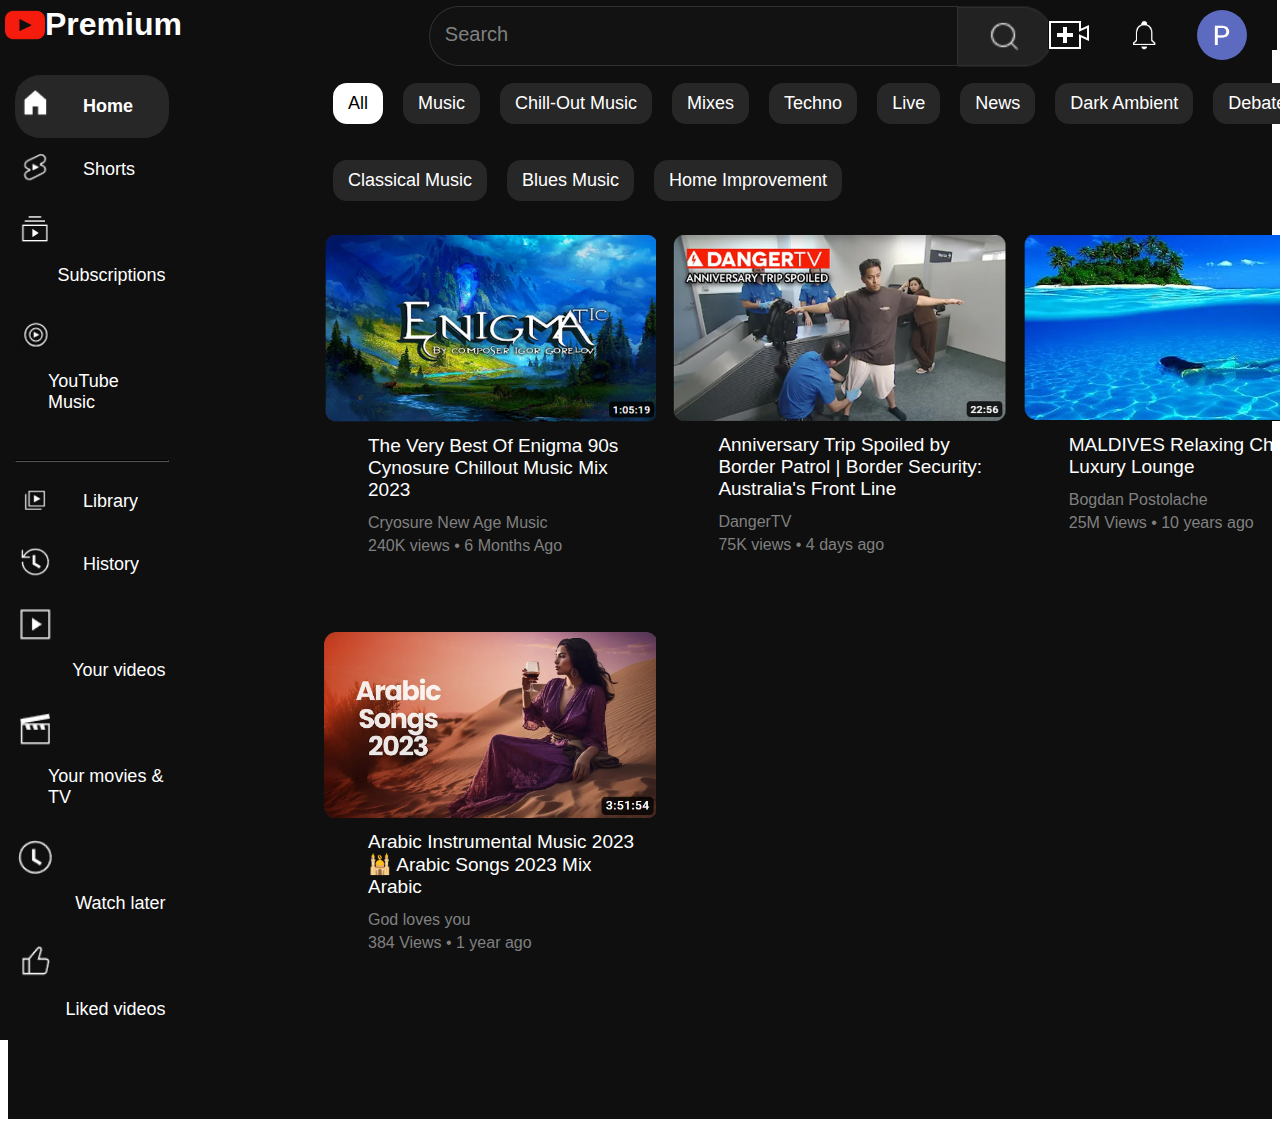
<file: CS1520/Lab2/index.html>
<html lang="en">

<head>
    <meta charset="UTF-8" />
    <meta name="viewport" content="width=device-width, initial-scale=1.0" />
    <link rel="stylesheet" href="style.css" />
    <title>Document</title>
</head>

<body>
    <!-- Top nav bar -->
    <div id="top-nav-bar">
        <img src="images\navigation_bar_1\youtube.png" alt="" id="logo-image" />
        <h1>Premium</h1>
        <div id="search-container">
            <input type="text" size="40" placeholder="Search" id="search-button" />
            <img src="images\navigation_bar_1\search.png" alt="" />
        </div>

        <div id="user-buttons-area">
            <img src="images\navigation_bar_1\video.png" alt="" class="smaller-button" />
            <img src="images\navigation_bar_1\bell.png" alt="" class="smaller-button" />
            <img src="images\navigation_bar_1\userID.jpg" alt="" id="larger-button" />
        </div>
    </div>

    <!-- vertical nav bar -->
    <div id="side-nav-bar">
        <ul>
            <li id="home-selected">
                <a href=""><img src="images\navigation_bar_2\home.png" alt="" />
                    <p>Home</p>
                </a>
            </li>
            <li>
                <a href=""><img src="images\navigation_bar_2\shorts.png" alt="" />
                    <p>Shorts</p>
                </a>
            </li>
            <li>
                <a href=""><img src="images\navigation_bar_2\subscriptions.png" alt="" id="subscriptions" />
                    <p>Subscriptions</p>
                </a>
            </li>
            <li>
                <a href=""><img src="images\navigation_bar_2\music.png" alt="" />
                    <p>YouTube Music</p>
                </a>
            </li>
            <br />
            <hr>
            <li>
                <a href=""><img src="images\navigation_bar_2\library.png" alt="" />
                    <p>Library</p>
                </a>
            </li>
            <li>
                <a href=""><img src="images\navigation_bar_2\history.png" alt="" />
                    <p>History</p>
                </a>
            </li>
            <li>
                <a href=""><img src="images\navigation_bar_2\your_videos.png" alt="" />
                    <p>Your videos</p>
                </a>
            </li>
            <li>
                <a href=""><img src="images\navigation_bar_2\your_movies.png" alt="" />
                    <p>Your movies & TV</p>
                </a>
            </li>
            <li>
                <a href=""><img src="images\navigation_bar_2\watch_later.png" alt="" />
                    <p>Watch later</p>
                </a>
            </li>
            <li>
                <a href=""><img src="images\navigation_bar_2\liked_videos.png" alt="" />
                    <p>Liked videos</p>
                </a>
            </li>
        </ul>
    </div>

    <!-- main content area -->
    <div id="main_content_area">
        <!-- genre list -->
        <ul id="genre_list">
            <li id="selected">
                <p>All</p>
            </li>
            <li>
                <p>Music</p>
            </li>
            <li>
                <p>Chill-Out Music</p>
            </li>
            <li>
                <p>Mixes</p>
            </li>
            <li>
                <p>Techno</p>
            </li>
            <li>
                <p>Live</p>
            </li>
            <li>
                <p>News</p>
            </li>
            <li>
                <p>Dark Ambient</p>
            </li>
            <li>
                <p>Debates</p>
            </li>
            <li>
                <p>Classical Music</p>
            </li>
            <li>
                <p>Blues Music</p>
            </li>
            <li>
                <p>Home Improvement</p>
            </li>
        </ul>

            <ul id="video_list">
                <a href="">
                    <li>
                        <img src="images\movie_posters\enigma.png" alt="">
                        <h3>The Very Best Of Enigma 90s Cynosure Chillout Music Mix 2023</h3>
                        <p>Cryosure New Age Music</p>
                        <p>240K views • 6 Months Ago</p>
                    </li>
                </a>

                <a href="">
                    <li>
                        <img src="images\movie_posters\border_control.png" alt="">
                        <h3>Anniversary Trip Spoiled by Border Patrol | Border Security: Australia's Front Line</h3>
                        <p>DangerTV</p>
                        <p>75K views • 4 days ago</p>
                    </li>
                </a>

                <a href="">
                    <li>
                        <img src="images\movie_posters\maldives.png" alt="">
                        <h3>MALDIVES Relaxing Chill-Out Luxury Lounge</h3>
                        <p>
                            Bogdan Postolache</p>
                        <p>25M Views • 10 years ago</p>
                    </li>
                </a>

                <a href=""></a>
                <li>
                    <img src="images\movie_posters\arabic_songs.png" alt="">
                    <h3>Arabic Instrumental Music 2023 🕌 Arabic Songs 2023 Mix Arabic</h3>
                    <p>
                        God loves you</p>
                    <p>384 Views • 1 year ago</p>
                </li>
                </a>
            </ul>
    </div>


</body>

</html>
</file>
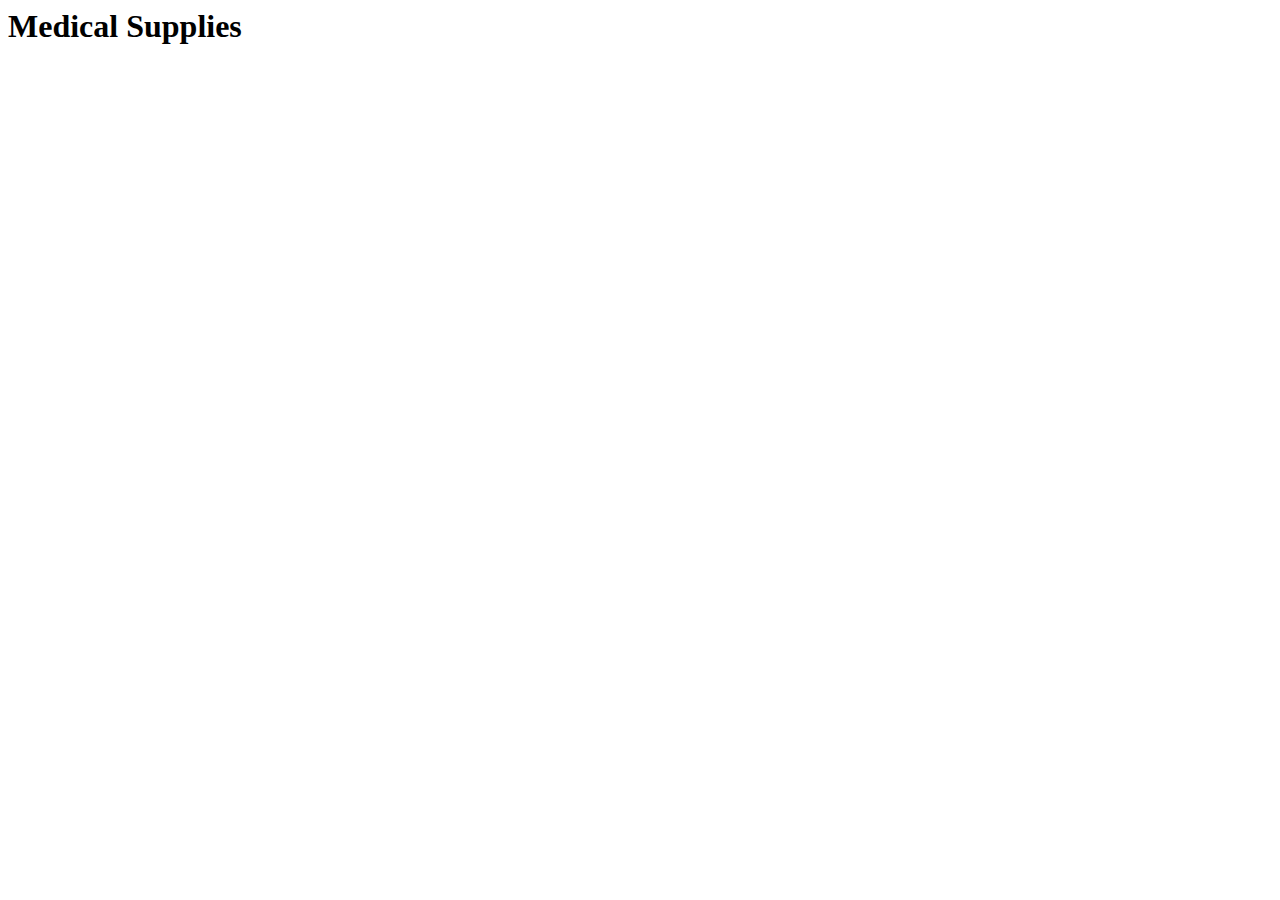
<file: CS1520/02 - CSS/medical.html>
<html lang="en">
<head>
    <meta charset="UTF-8">
    <meta name="viewport" content="width=device-width, initial-scale=1.0">
    <title>Document</title>
</head>
<body>
    <h1> Medical Supplies </h1>
</body>
</html>
</file>
<file: CS1520/Lab2/style.css>
html, body {
    max-width: 100%;
    max-height: 125%;
}

#top-nav-bar{
    background-color: #0f0f0f;
    height: 50px;
    margin-top: -8px;
    width: 101%;
    margin-left: -8px;
}

h3{
    font-family: 'Roboto', sans-serif;
}

p{
    font-family: 'Roboto', sans-serif;
}

hr{
    border-color: black;
}

#logo-image{
    float: left;
    height: 40px;
    margin-left: 5px;
    margin-top: 5px;
}

#top-nav-bar h1{
    color: white;
    padding-top: 6px;
    font-family: 'Roboto', sans-serif;
}

#search-container{
    width: 625px;
    display: flex;
    align-items: center;
    position: absolute;
    top: .5%;
    left: 33.5%;
}

#search-container input{
    background-color: #121212;
    border: rgba(128, 128, 128, 0.267) 1px solid;
    font-size: 16px;
    height: 60px;
    border-top-left-radius: 30px;
    border-bottom-left-radius: 30px;
    font-family: 'Roboto', sans-serif;
    color: white;
    width: 650px;
    padding: 5px 15px;
    box-sizing: border-box;
}

#search-container input::placeholder{
    font-size: 20px;
    color: grey;
    line-height: 40px;
}

#search-container img {
    height: 66px;
    margin: -2.8px 0px 0px 0px;
}

#user-buttons-area{
    float: right;
    display: flex;
    align-items: center;
    position: absolute;
    top: .5%;
    right: 1%;
    height: 60px;
}

#user-buttons-area img{
    float: left;
    padding: 0px 20px;
}

.smaller-button{
    height: 30px;
}

#larger-button{
    height: 50px;
    border-radius: 100%;
}

#side-nav-bar{
    background-color: #0f0f0f;
    position: absolute;
    left: 0;
    height: 110%;
    width: 12%;
}

#side-nav-bar ul{
    padding: 10 0;
    margin-top: 15px;
    width: 100%;
    margin-left: 15px;
}

#side-nav-bar img{
    height: 35px;
    width: 35px;
    margin-top: 8px;
}

#side-nav-bar li{
    display: flex;
    padding: 3px;
    list-style-type: none;
    margin-bottom: 0px;
}

#side-nav-bar p{
    float:right;
    overflow:hidden;
    margin-left: 30px;
    font-size: 18px;
}

#home-selected{
    background-color: #272727;
    border-radius: 25px;
}

#home-selected p{
    font-weight: bold;
}

#subscriptions{
    width: 35px;
    margin-top: 2px;
}

#side-nav-bar a{
    text-decoration: none;
    color: white;
    font-family: 'Roboto', sans-serif;
}

#main_content_area{
    background-color: #0f0f0f;
}

#genre_list{
    margin-top: 15px;
    margin-left: 275px;
    width: 85%;
    float: left;
    list-style-type: none;
    overflow: hidden;
}

#genre_list li{
    float: left;
    padding: 0px 10px;
}

#genre_list p{
    color: white;
    font-size: 18px;
    background-color: #272727;
    padding: 10px 15px;
    display: flex;
    align-items: center;
    justify-content: center;
    border-radius: 14px;
    font-family: 'Roboto', sans-serif;
}

#selected p{
    background-color: white;
    color: black;
}


#video_list{
    clear: both;
    list-style-type: none;
    margin-left: 275px;
    width: 84%;
    height: 100%;
}

#video_list li{
    float: left;
    width: 33%;
    height: 40%;
    padding-bottom: 40px;
}

#video_list img{
    width: 95%;
}

#video_list a{
    text-decoration: none;
}

#video_list h3{
    text-decoration:none;
    color: white;
    padding: 5px 45px;
    margin: 8px 0px;
    font-size: 19px;
    font-weight: 500;
    width: 80%;
}

#video_list p{
    margin: 5px 0px;
    padding: 0px 45px;
    text-decoration: none;
    color: grey;
}
</file>
